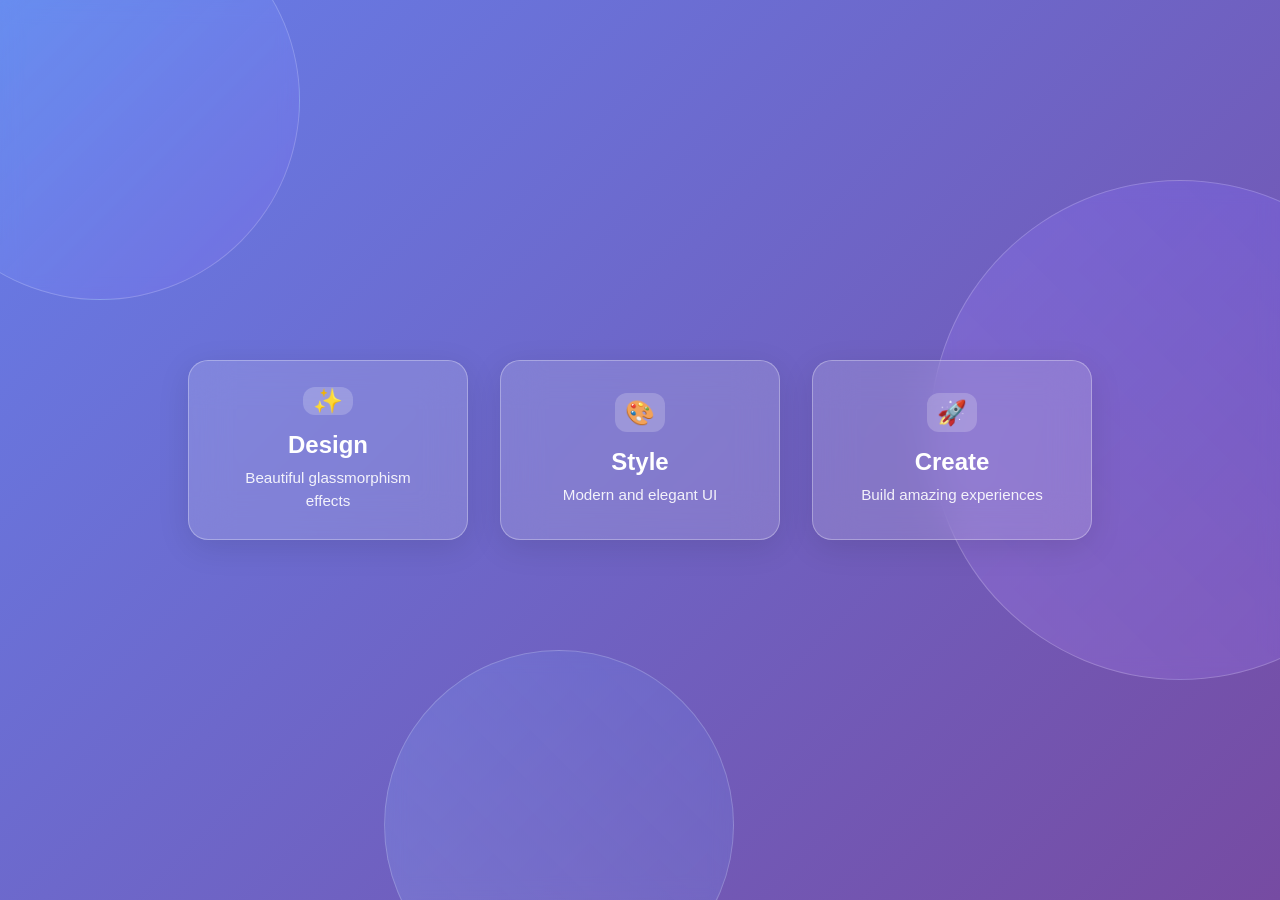
<file: glassy.html>
<!DOCTYPE html>
<html lang="en">
<head>
    <meta charset="UTF-8">
    <meta name="viewport" content="width=device-width, initial-scale=1.0">
    <title>Glassy Effect</title>
    <style>
        * {
            margin: 0;
            padding: 0;
            box-sizing: border-box;
        }

        body {
            min-height: 100vh;
            overflow: hidden;
            font-family: -apple-system, BlinkMacSystemFont, 'Segoe UI', sans-serif;
        }

        .background {
            position: fixed;
            top: 0;
            left: 0;
            width: 100%;
            height: 100%;
            background: linear-gradient(135deg, #667eea 0%, #764ba2 100%);
            z-index: 1;
        }

        .glass-shape {
            position: absolute;
            border-radius: 50%;
            background: rgba(255, 255, 255, 0.1);
            backdrop-filter: blur(10px);
            border: 1px solid rgba(255, 255, 255, 0.2);
        }

        .shape1 {
            width: 400px;
            height: 400px;
            top: -100px;
            left: -100px;
            background: linear-gradient(135deg, rgba(100, 200, 255, 0.3), rgba(150, 100, 255, 0.2));
        }

        .shape2 {
            width: 500px;
            height: 500px;
            top: 20%;
            right: -150px;
            background: linear-gradient(225deg, rgba(120, 100, 255, 0.3), rgba(200, 150, 255, 0.2));
        }

        .shape3 {
            width: 350px;
            height: 350px;
            bottom: -100px;
            left: 30%;
            background: linear-gradient(45deg, rgba(150, 180, 255, 0.25), rgba(100, 150, 255, 0.15));
        }

        .content {
            position: relative;
            z-index: 2;
            min-height: 100vh;
            display: flex;
            align-items: center;
            justify-content: center;
            gap: 2rem;
            padding: 2rem;
            flex-wrap: wrap;
        }

        .card {
            width: 280px;
            height: 180px;
            background: rgba(255, 255, 255, 0.15);
            backdrop-filter: blur(20px);
            border-radius: 20px;
            border: 1px solid rgba(255, 255, 255, 0.3);
            padding: 2rem;
            cursor: pointer;
            transition: all 0.4s ease;
            box-shadow: 0 8px 32px rgba(0, 0, 0, 0.1);
            display: flex;
            flex-direction: column;
            justify-content: center;
            align-items: center;
        }

        .card:hover {
            transform: translateY(-10px) scale(1.02);
            background: rgba(255, 255, 255, 0.25);
            border: 1px solid rgba(255, 255, 255, 0.5);
            box-shadow: 0 15px 45px rgba(0, 0, 0, 0.2);
        }

        .card h3 {
            color: white;
            font-size: 1.5rem;
            margin-bottom: 0.5rem;
            font-weight: 600;
        }

        .card p {
            color: rgba(255, 255, 255, 0.9);
            font-size: 0.95rem;
            text-align: center;
            line-height: 1.5;
        }

        .icon {
            width: 50px;
            height: 50px;
            background: rgba(255, 255, 255, 0.2);
            border-radius: 12px;
            margin-bottom: 1rem;
            display: flex;
            align-items: center;
            justify-content: center;
            font-size: 1.5rem;
            transition: all 0.3s ease;
        }

        .card:hover .icon {
            transform: scale(1.1) rotate(5deg);
            background: rgba(255, 255, 255, 0.3);
        }
    </style>
</head>
<body>
    <div class="background">
        <div class="glass-shape shape1"></div>
        <div class="glass-shape shape2"></div>
        <div class="glass-shape shape3"></div>
    </div>

    <div class="content">
        <div class="card">
            <div class="icon">✨</div>
            <h3>Design</h3>
            <p>Beautiful glassmorphism effects</p>
        </div>

        <div class="card">
            <div class="icon">🎨</div>
            <h3>Style</h3>
            <p>Modern and elegant UI</p>
        </div>

        <div class="card">
            <div class="icon">🚀</div>
            <h3>Create</h3>
            <p>Build amazing experiences</p>
        </div>
    </div>
</body>
</html>
</file>
